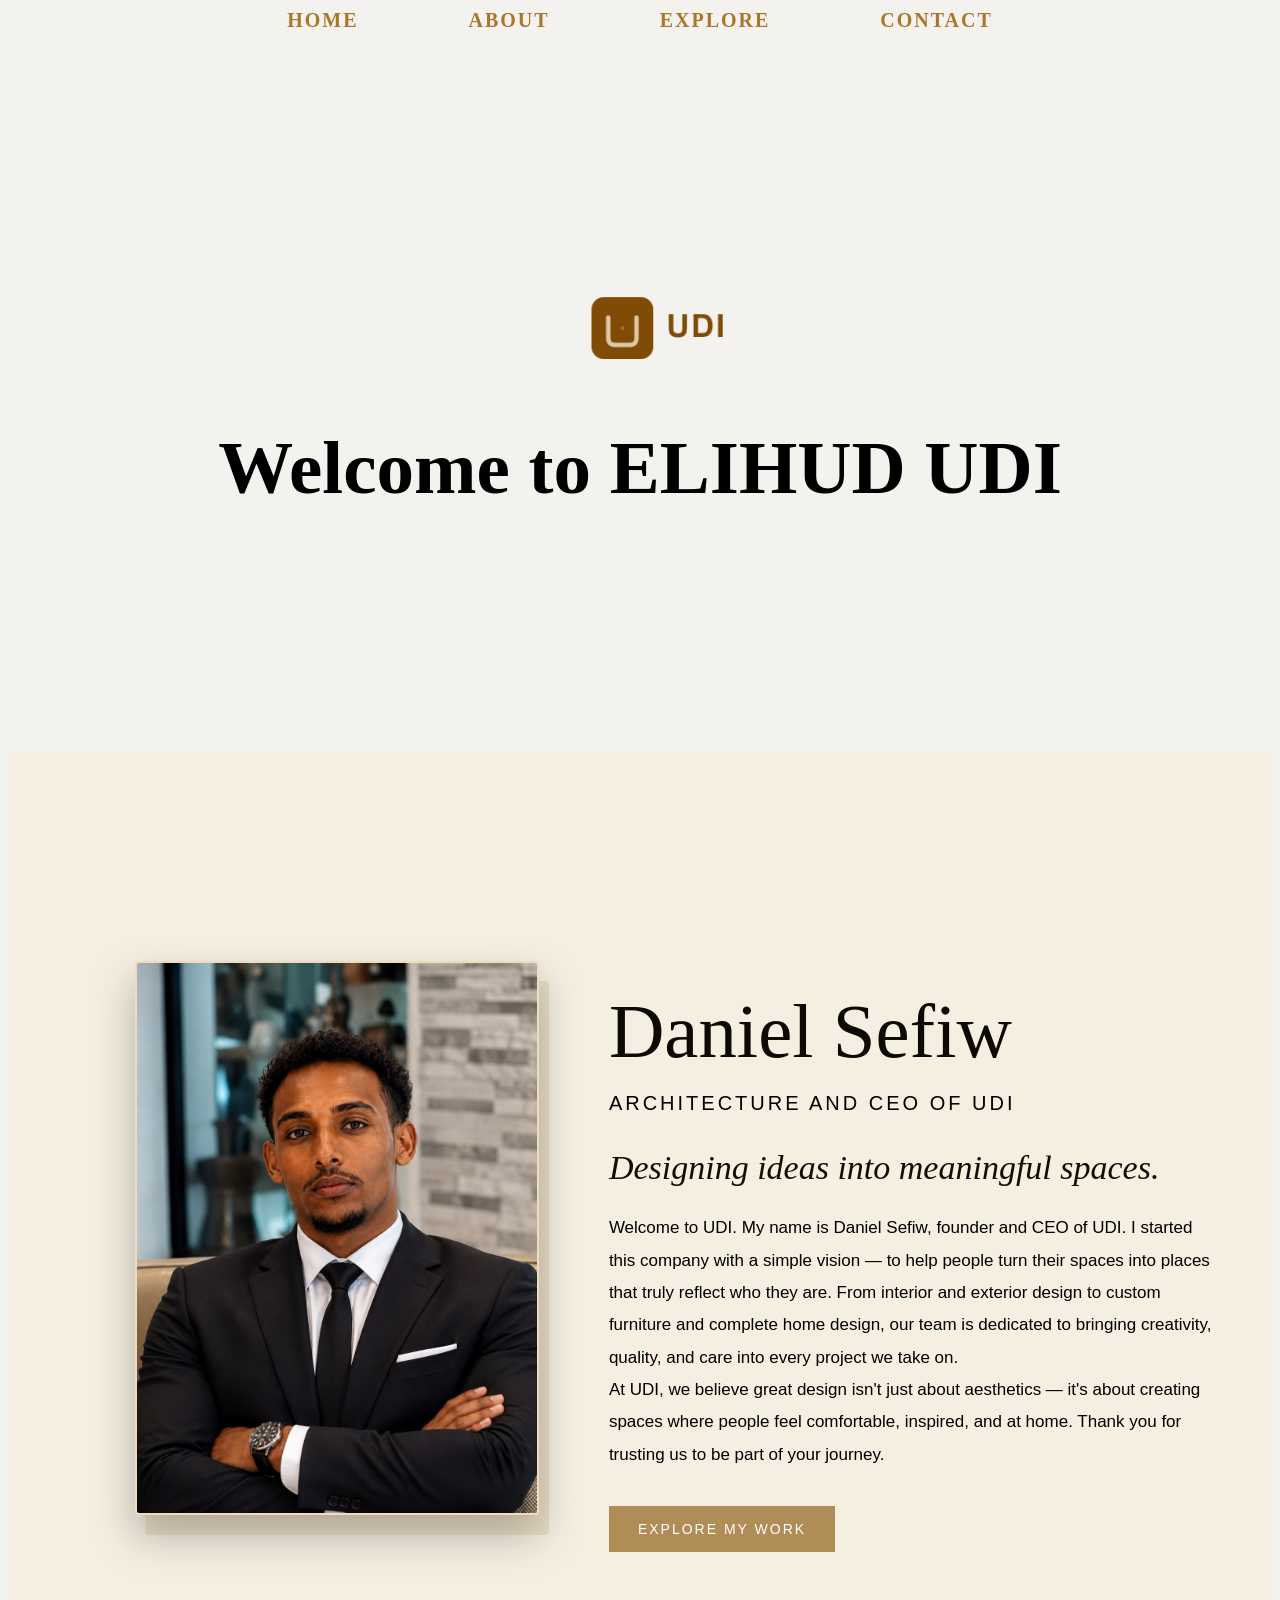
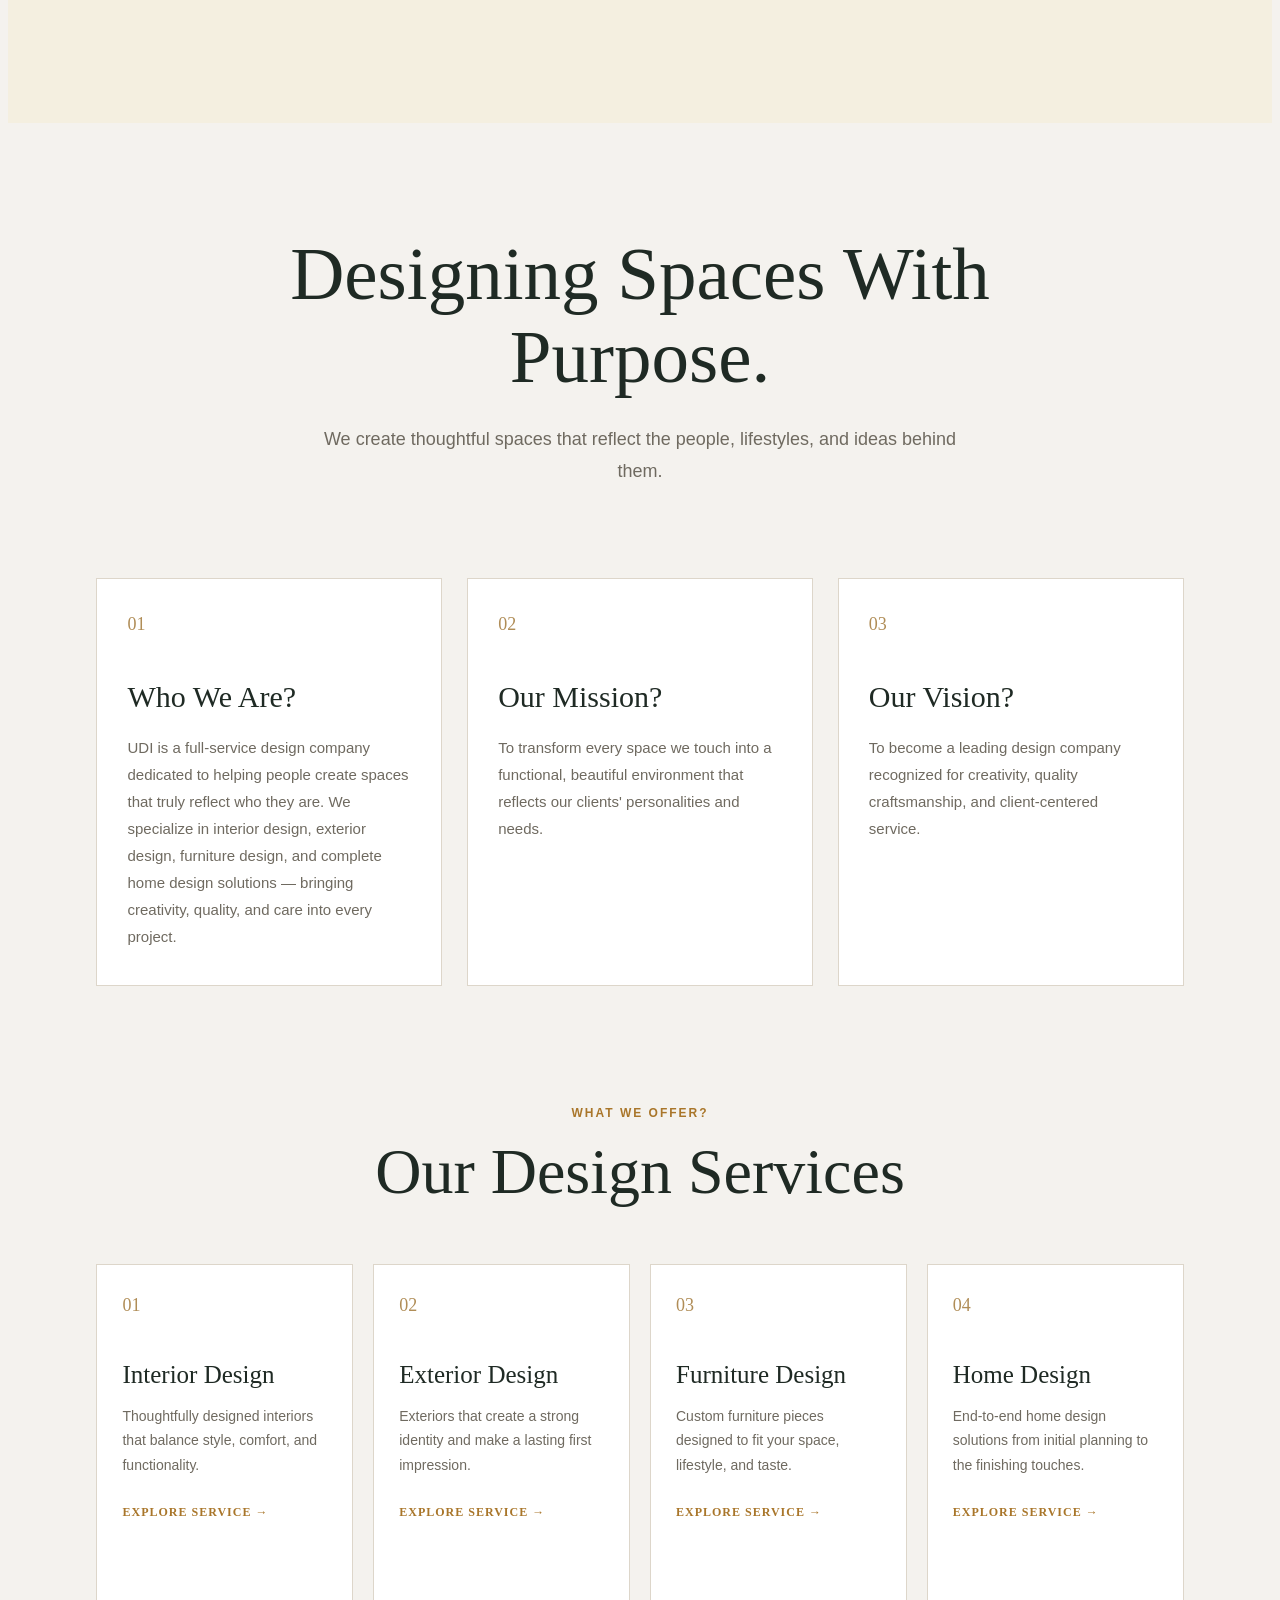
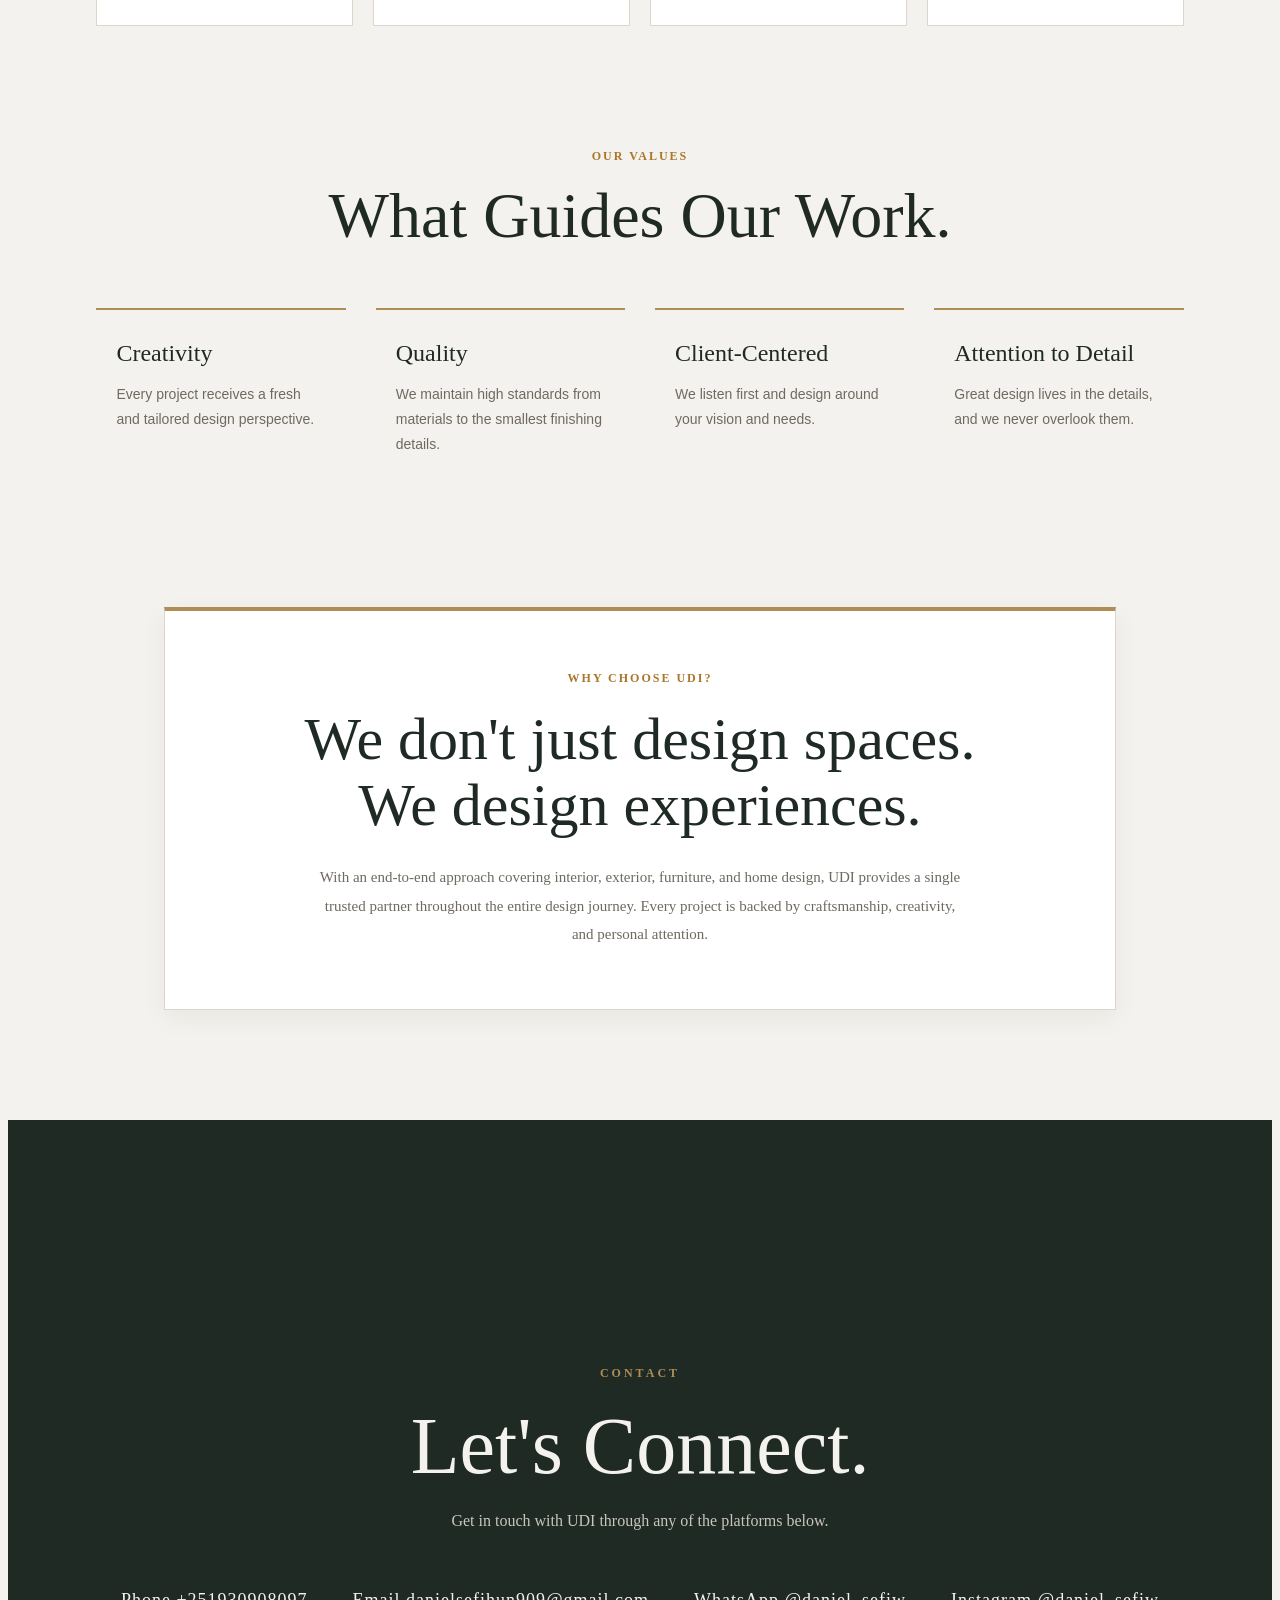
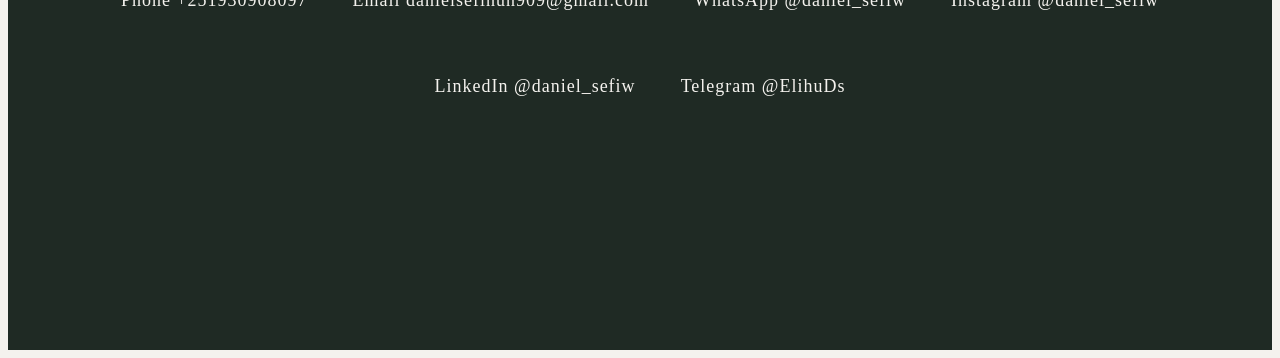
<file: index.html>
<!DOCTYPE html>
<html lang="en">

<head>

<meta charset="UTF-8">
<meta name="viewport" content="width=device-width, initial-scale=1.0">

<title>ELIHUD UDI | Architectural Intelligence</title>

<link rel="stylesheet" href="css/style.css">

</head>

<div class="botton">

    <button id="homeBtn">Home</button>
    
    <button id="aboutBtn">About</button>
    <a href="experience.html">
                <button id="projectsBtn">Explore</button>
            </a>
    <button id="contactBtn">Contact</button>

</div>
   
    <div id="greet">
    <img id="logo" src="images/udi_logo_v2.png" alt="">
    <h1 id="welcome">Welcome to ELIHUD UDI</h1>
    </div> 
  <section id="home">

    <div class="dani">
        <img src="images/dan.jpg" alt="Daniel Sefiw">
    </div>

    <div class="home-content">

        <h1>Daniel Sefiw</h1>

        <h2>Architecture and CEO of UDI</h2>

        <h3>Designing ideas into meaningful spaces.</h3>

        <p>
            Welcome to UDI. My name is Daniel Sefiw, founder and CEO of UDI. I started this company with a simple vision — 
            to help people turn their spaces into places that truly reflect who they are. From interior and exterior design to
             custom furniture and complete home design, our team is dedicated to bringing creativity, quality, and care into 
             every project we take on. <br>
            At UDI, we believe great design isn't just about aesthetics — it's about creating spaces where people feel comfortable,
             inspired, and at home. Thank you for trusting us to be part of your journey.
        </p>

        <div class="home-buttons">
            <a href="experience.html">
                <button id="projectsBtn">Explore My Work</button>
            </a>
        </div>

    </div>

</section>
<section id="about">

    <!-- =========================================
         ABOUT HEADER
    ========================================== -->

    <div class="about-header">

        <h1>Designing Spaces With Purpose.</h1>

        <p class="about-intro">
            We create thoughtful spaces that reflect the people,
            lifestyles, and ideas behind them.
        </p>

    </div>


    <!-- =========================================
         ABOUT INFORMATION
    ========================================== -->

    <div class="about-info">

        <!-- WHO WE ARE -->

        <div class="about-card">

            <span class="card-number">01</span>

            <h2>Who We Are?</h2>

            <p>
                UDI is a full-service design company dedicated to
                helping people create spaces that truly reflect
                who they are.

                We specialize in interior design, exterior design,
                furniture design, and complete home design solutions —
                bringing creativity, quality, and care into every project.
            </p>

        </div>


        <!-- OUR MISSION -->

        <div class="about-card">

            <span class="card-number">02</span>

            <h2>Our Mission?</h2>

            <p>
                To transform every space we touch into a functional,
                beautiful environment that reflects our clients'
                personalities and needs.
            </p>

        </div>


        <!-- OUR VISION -->

        <div class="about-card">

            <span class="card-number">03</span>

            <h2>Our Vision?</h2>

            <p>
                To become a leading design company recognized for
                creativity, quality craftsmanship, and
                client-centered service.
            </p>

        </div>

    </div>


    <!-- =========================================
         WHAT WE OFFER
    ========================================== -->

    <div class="about-services">

        <div class="services-heading">

            <span>WHAT WE OFFER?</span>

            <h2>Our Design Services</h2>

        </div>


        <div class="service-grid">

            <!-- INTERIOR -->

            <div class="service-card">

                <span class="service-number">01</span>

                <h3>Interior Design</h3>

                <p>
                    Thoughtfully designed interiors that balance
                    style, comfort, and functionality.
                </p>

                <a href="experience.html#interior">
                    Explore Service →
                </a>

            </div>


            <!-- EXTERIOR -->

            <div class="service-card">

                <span class="service-number">02</span>

                <h3>Exterior Design</h3>

                <p>
                    Exteriors that create a strong identity and
                    make a lasting first impression.
                </p>

                <a href="experience.html#exterior">
                    Explore Service →
                </a>

            </div>


            <!-- FURNITURE -->

            <div class="service-card">

                <span class="service-number">03</span>

                <h3>Furniture Design</h3>

                <p>
                    Custom furniture pieces designed to fit
                    your space, lifestyle, and taste.
                </p>

                <a href="experience.html#furniture">
                    Explore Service →
                </a>

            </div>


            <!-- HOME -->

            <div class="service-card">

                <span class="service-number">04</span>

                <h3>Home Design</h3>

                <p>
                    End-to-end home design solutions from
                    initial planning to the finishing touches.
                </p>

                <a href="experience.html#home-design">
                    Explore Service →
                </a>

            </div>

        </div>

    </div>


    <!-- =========================================
         OUR VALUES
    ========================================== -->

    <div class="about-values">

        <div class="values-heading">

            <span>OUR VALUES</span>

            <h2>What Guides Our Work.</h2>

        </div>


        <div class="values-grid">

            <div class="value">

                <h3>Creativity</h3>

                <p>
                    Every project receives a fresh and
                    tailored design perspective.
                </p>

            </div>


            <div class="value">

                <h3>Quality</h3>

                <p>
                    We maintain high standards from materials
                    to the smallest finishing details.
                </p>

            </div>


            <div class="value">

                <h3>Client-Centered</h3>

                <p>
                    We listen first and design around
                    your vision and needs.
                </p>

            </div>


            <div class="value">

                <h3>Attention to Detail</h3>

                <p>
                    Great design lives in the details,
                    and we never overlook them.
                </p>

            </div>

        </div>

    </div>


    <!-- =========================================
         WHY CHOOSE UDI
    ========================================== -->

    <div class="why-udi">

        <span>WHY CHOOSE UDI?</span>

        <h2>
            We don't just design spaces.
            <br>
            We design experiences.
        </h2>

        <p>
            With an end-to-end approach covering interior,
            exterior, furniture, and home design, UDI provides
            a single trusted partner throughout the entire
            design journey.

            Every project is backed by craftsmanship,
            creativity, and personal attention.
        </p>

    </div>

</section>

<!-- =========================================
     CONTACT SECTION
========================================= -->
<section id="contact">

    <div class="contact-header">
        <span>CONTACT</span>

        <h1>Let's Connect.</h1>

        <p>
            Get in touch with UDI through any of the platforms below.
        </p>
    </div>

    <div class="contact-links">

        <a href="tel:+251900000000">
            Phone +251930908097
        </a>

        <a href="mailto:info@udi.com">
            Email danielsefihun909@gmail.com
        </a>

        <a href="https://wa.me/251900000000" target="_blank">
            WhatsApp @daniel_sefiw
        </a>

        <a href="https://instagram.com/yourusername" target="_blank">
            Instagram @daniel_sefiw
        </a>

        <a href="https://linkedin.com/in/yourusername" target="_blank">
            LinkedIn @daniel_sefiw
        </a>

        <a href="https://t.me/yourusername" target="_blank">
            Telegram @ElihuDs
        </a>

    </div>

</section>
<script src="script.js"></script>
</body>
</html>
</file>
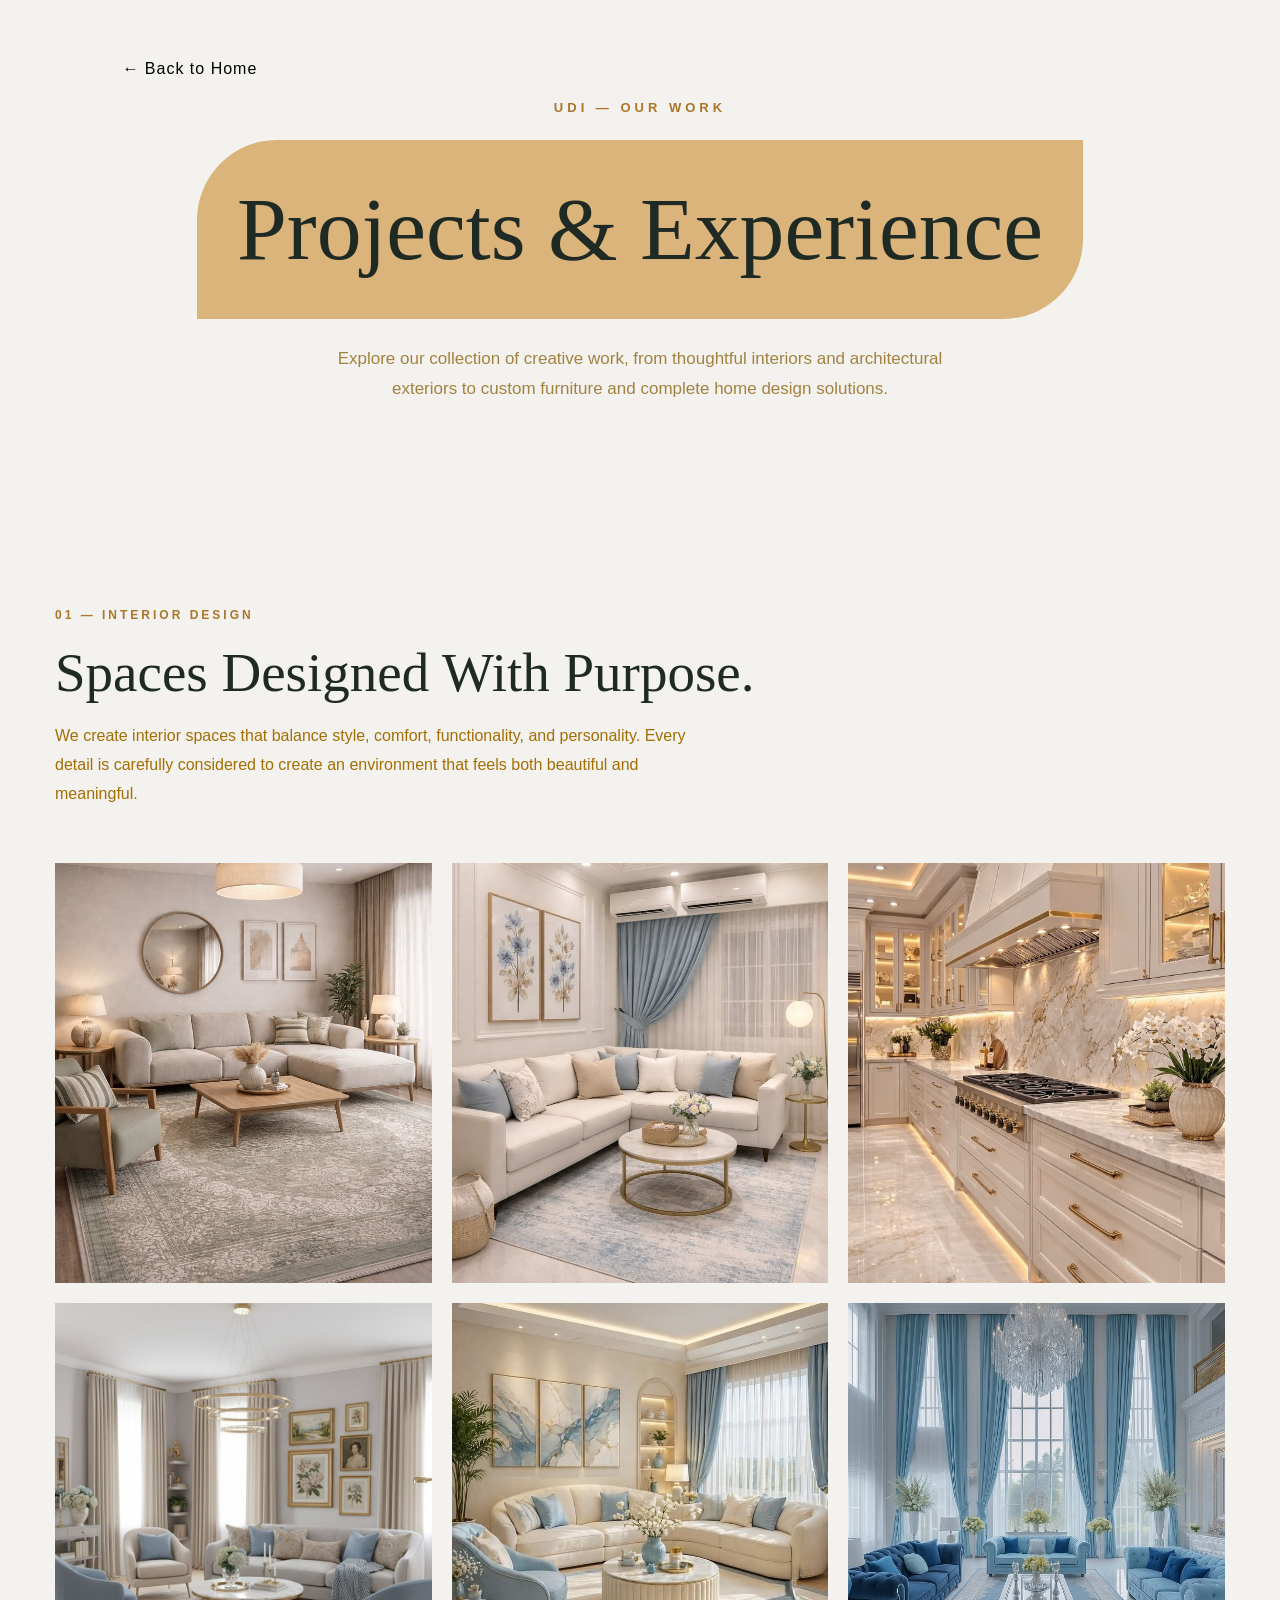
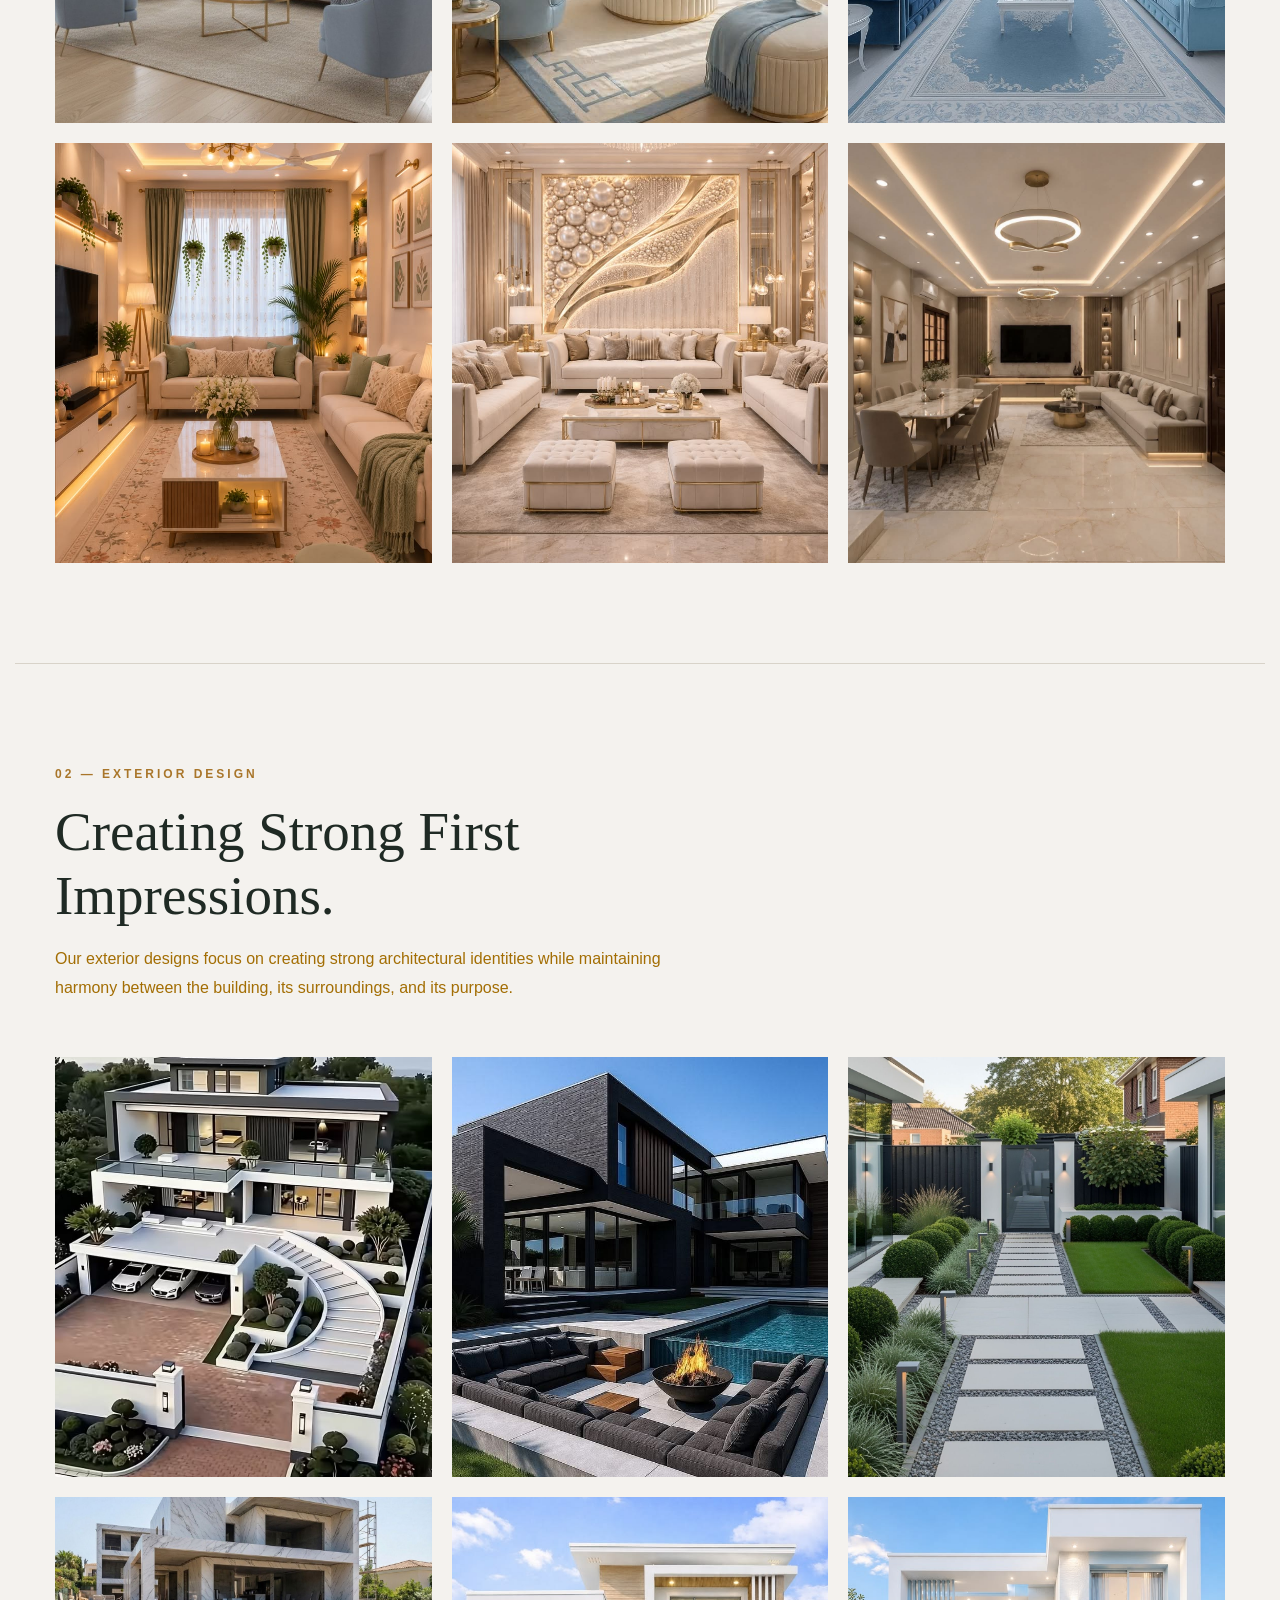
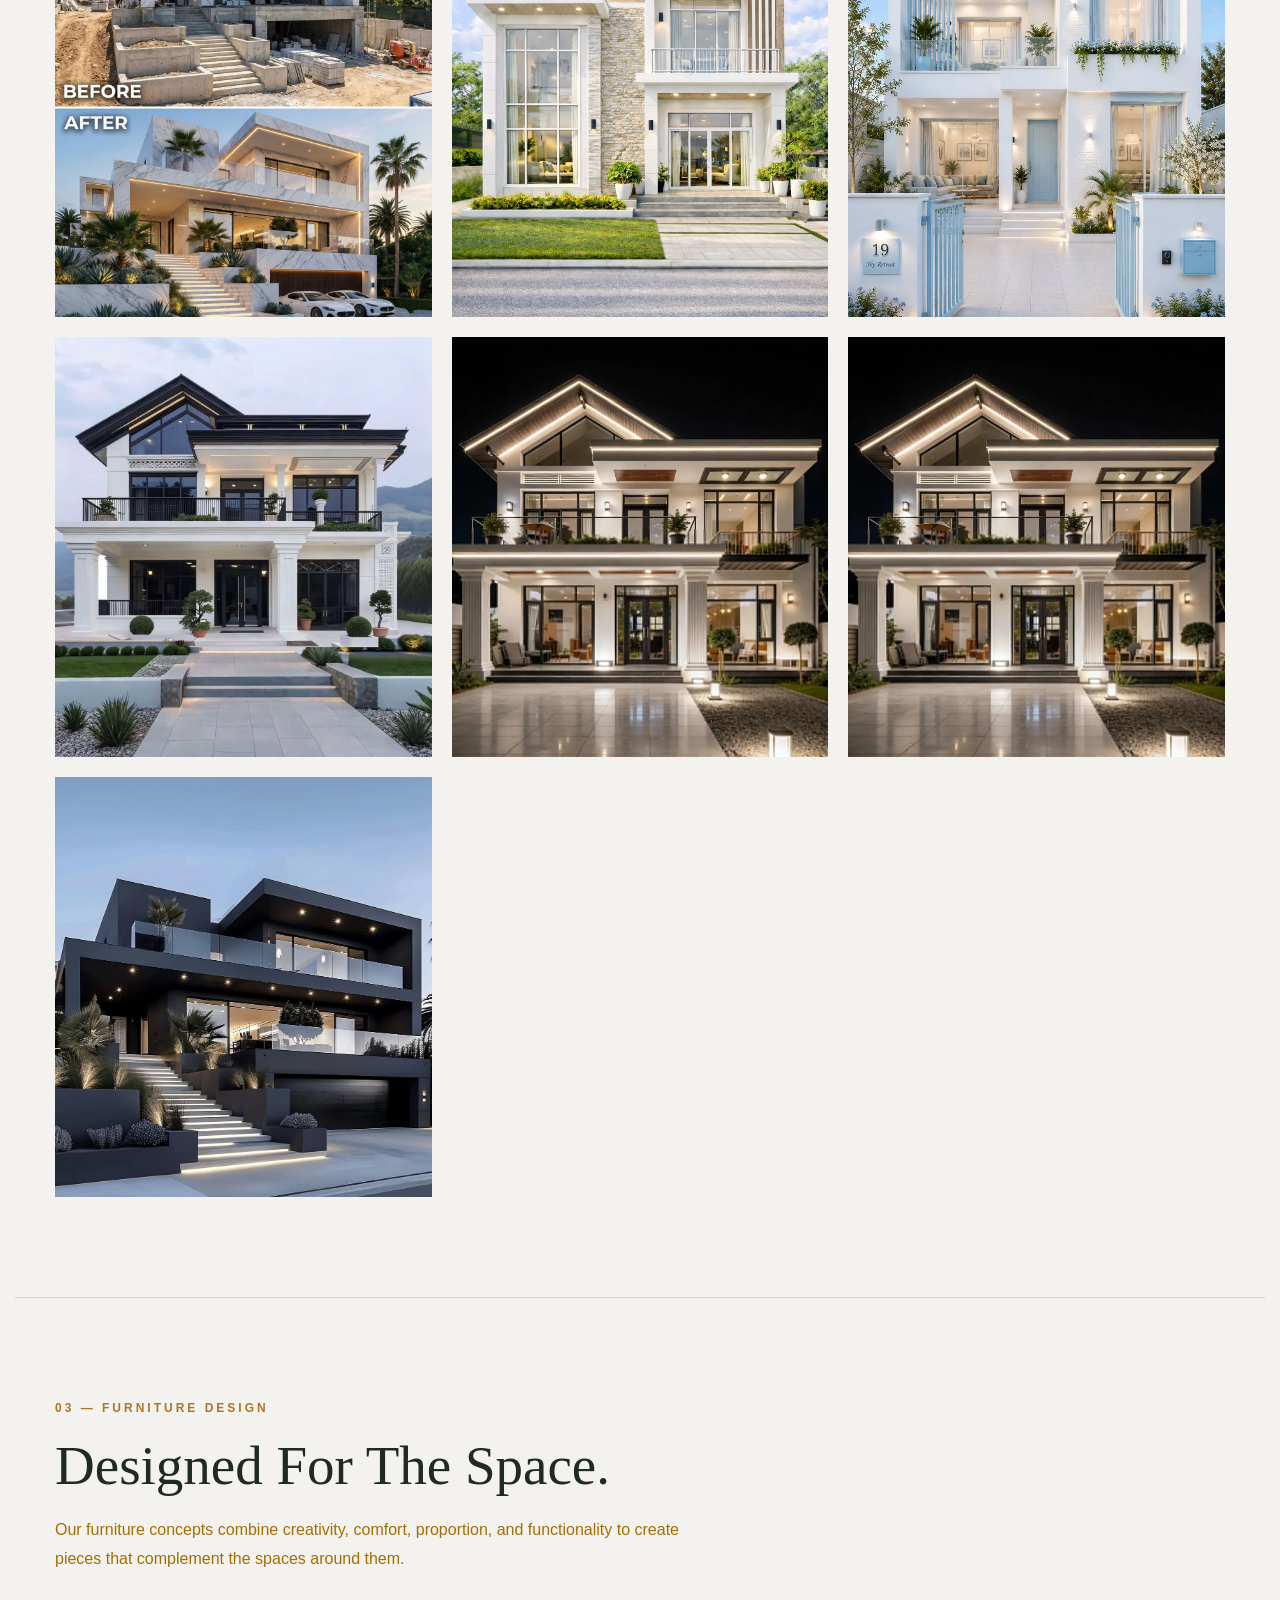
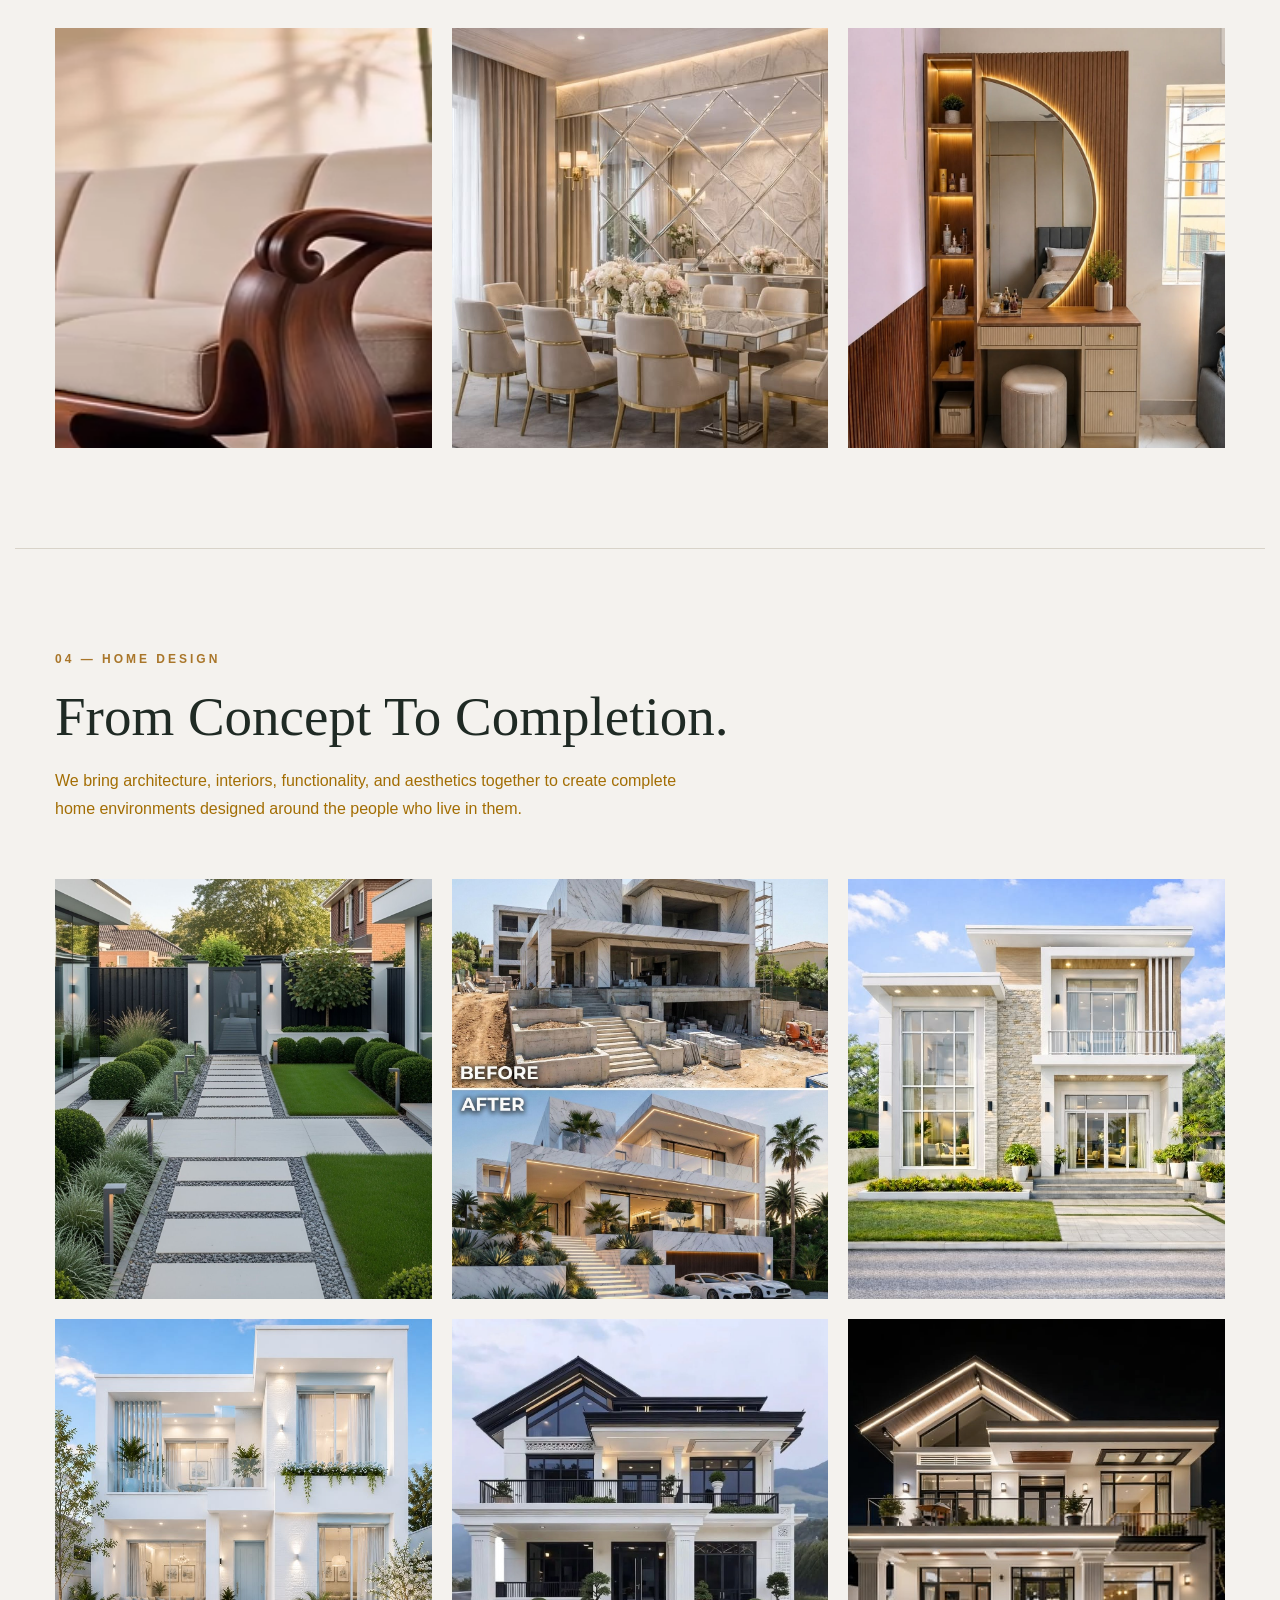
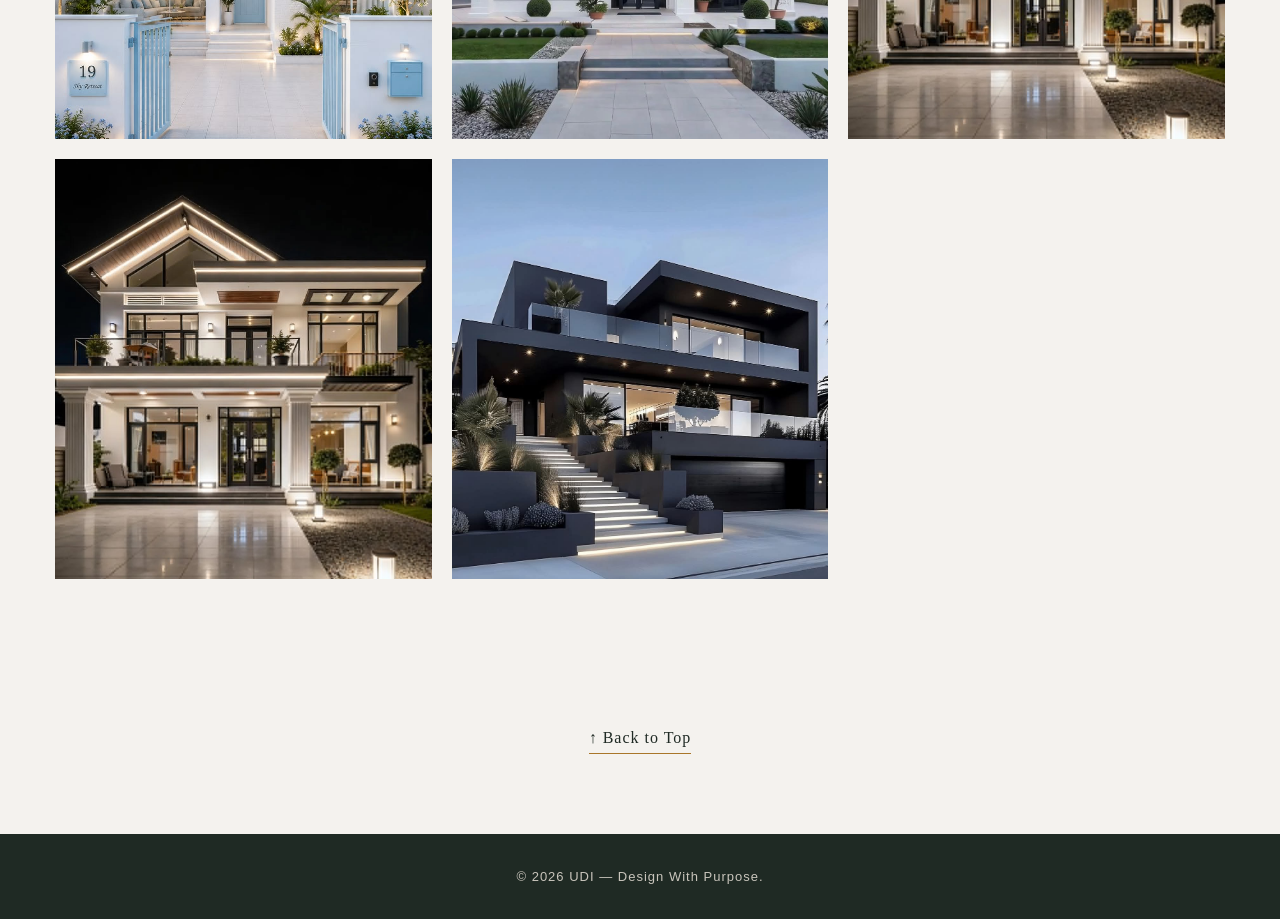
<file: experience.html>
<!DOCTYPE html>
<html lang="en">

<head>

    <meta charset="UTF-8">

    <meta
        name="viewport"
        content="width=device-width, initial-scale=1.0"
    >

    <title>UDI | Our Work</title>

    <link rel="stylesheet" href="css/experience.css">

</head>


<body id="top">


    <!-- =====================================
         PAGE HEADER
    ====================================== -->

    <header class="experience-header">

        <a href="index.html" class="back-home">
        
            ← Back to Home
            
        </a>

        <span>UDI — OUR WORK</span>

        <h1>Projects & Experience</h1>

        <p>
            Explore our collection of creative work,
            from thoughtful interiors and architectural
            exteriors to custom furniture and complete
            home design solutions.
        </p>

    </header>



    <!-- =====================================
         INTERIOR DESIGN
    ====================================== -->

    <section id="interior" class="work-section">

        <div class="work-heading">

            <span>01 — INTERIOR DESIGN</span>

            <h2>Spaces Designed With Purpose.</h2>

            <p>
                We create interior spaces that balance
                style, comfort, functionality, and
                personality. Every detail is carefully
                considered to create an environment that
                feels both beautiful and meaningful.
            </p>

        </div>


        <div class="work-gallery">

            <img src="images/interior1.png"
                 alt="Interior Design Project">

            <img src="images/interior3.png"
                 alt="Interior Design Project">

            <img src="images/interior7.png"
                 alt="Interior Design Project">

            <img src="images/interiror2.png"
                 alt="Interior Design Project">

            <img src="images/interiror4.png"
                 alt="Interior Design Project">

            <img src="images/interiror5.png"
                 alt="Interior Design Project">

            <img src="images/interiror6.png"
                 alt="Interior Design Project">

            <img src="images/interiror7.png"
                 alt="Interior Design Project">

            <img src="images/interiror8.png"
                 alt="Interior Design Project">

        </div>

    </section>



    <!-- =====================================
         EXTERIOR DESIGN
    ====================================== -->

    <section id="exterior" class="work-section">

        <div class="work-heading">

            <span>02 — EXTERIOR DESIGN</span>

            <h2>Creating Strong First Impressions.</h2>

            <p>
                Our exterior designs focus on creating
                strong architectural identities while
                maintaining harmony between the building,
                its surroundings, and its purpose.
            </p>

        </div>


        <div class="work-gallery">

            <img src="images/exterior3.png"
                 alt="Exterior Design Project">

            <img src="images/exterior11.png"
                 alt="Exterior Design Project">

            <img src="images/exteriror2.png"
                 alt="Exterior Design Project">

            <img src="images/exteriror4.png"
                 alt="Exterior Design Project">

            <img src="images/exteriror5.png"
                 alt="Exterior Design Project">

            <img src="images/exteriror6.png"
                 alt="Exterior Design Project">

            <img src="images/exteriror7.png"
                 alt="Exterior Design Project">

            <img src="images/exteriror8.png"
                 alt="Exterior Design Project">

            <img src="images/exteriror9.png"
                 alt="Exterior Design Project">

            <img src="images/exteriror10.png"
                 alt="Exterior Design Project">

        </div>

    </section>



    <!-- =====================================
         FURNITURE DESIGN
    ====================================== -->

    <section id="furniture" class="work-section">

        <div class="work-heading">

            <span>03 — FURNITURE DESIGN</span>

            <h2>Designed For The Space.</h2>

            <p>
                Our furniture concepts combine creativity,
                comfort, proportion, and functionality to
                create pieces that complement the spaces
                around them.
            </p>

        </div>


        <div class="work-gallery">

            <img src="images/furniture1.png"
                 alt="Furniture Design Project">

            <img src="images/8.png"
                 alt="Furniture Design Project">

            <img src="images/furniture3.png"
                 alt="Furniture Design Project">

        </div>

    </section>



    <!-- =====================================
         HOME DESIGN
    ====================================== -->

    <section id="home-design" class="work-section">

        <div class="work-heading">

            <span>04 — HOME DESIGN</span>

            <h2>From Concept To Completion.</h2>

            <p>
                We bring architecture, interiors,
                functionality, and aesthetics together
                to create complete home environments
                designed around the people who live in them.
            </p>

        </div>


        <div class="work-gallery">

            <img src="images/exteriror2.png"
                 alt="Home Design Project">

            <img src="images/exteriror4.png"
                 alt="Home Design Project">

            <img src="images/exteriror5.png"
                 alt="Home Design Project">

            <img src="images/exteriror6.png"
                 alt="Home Design Project">

            <img src="images/exteriror7.png"
                 alt="Home Design Project">

            <img src="images/exteriror8.png"
                 alt="Home Design Project">

            <img src="images/exteriror9.png"
                 alt="Home Design Project">

            <img src="images/exteriror10.png"
                 alt="Home Design Project">

        </div>

    </section>



    <!-- =====================================
         BACK TO TOP
    ====================================== -->

    <div class="back-top">

        <a href="#top">
            ↑ Back to Top
        </a>

    </div>



    <!-- =====================================
         FOOTER
    ====================================== -->

    <footer>

        <p>
            © 2026 UDI — Design With Purpose.
        </p>

    </footer>


</body>

</html>
</file>
<file: css/style.css>
body {
    /* background-image: url(assets/dark.png);
    background-repeat: no-repeat;
    background-size: cover;
    background-position: center;
    min-height: 100vh; */
    background-color: #f4f2ee;
}
/* ================================
   NAVIGATION
================================ */
html {
    scroll-behavior: smooth;
}
.botton {
    display: flex;
    justify-content: center;
    align-items: center;
    gap: 100px;
    /* backdrop-filter: blur(12px); */

    position: sticky;

    z-index: 1000;
}


/* ================================
   BUTTONS
================================ */

.botton button {
    position: relative;

    background: transparent;
    border: none;

    padding: 1px 5px;

    color: #a9762a;

    font-family: Georgia, serif;
    font-size: 20px;
    font-weight: 600;

    text-transform: uppercase;
    letter-spacing: 2px;

    cursor: pointer;
    /* border: 1px solid rgb(210, 185, 142); */
    border-radius: 1px;
    /* box-shadow: 0px 0px 1px 1px; */
    transition: all 0.3s ease;
}


/* ================================
   HOVER TEXT
================================ */

.botton button:hover {
    color: #804b05;

    transform: translateY(-3px);
}


/* ================================
   UNDERLINE EFFECT
================================ */

.botton button::after {
    content: "";

    position: absolute;

    left: 50%;
    bottom: 0;
    width: 0;
    height: 2px;

    background: #dec6a6;

    transform: translateX(-50%);

    transition: width 0.35s ease;
}


.botton button:hover::after {
    width: 100%;
}

#greet {
    min-height: 80vh;

    display: flex;
    flex-direction: column;

    justify-content: center;
    align-items: center;

    text-align: center;

    gap: 25px;
}


/* Logo */

#logo {
    width: 300px;
    height: auto;

    display: block;

    object-fit: contain;

    margin-bottom: 10px;

    transition: transform 0.4s ease;
}


/* Logo hover */

#logo:hover {
    transform: scale(1.1);
}


/* Welcome text */

#welcome {
    margin: 0;

    font-size: clamp(40px, 6vw, 75px);

    text-align: center;
}

/* ========================================
   WELCOME ANIMATION
======================================== */
@keyframes floating {

    0% {
        transform: translateY(0);
    }

    50% {
        transform: translateY(-15px);
    }

    100% {
        transform: translateY(0);
    }
}

#home {
    min-height: 90vh;
    display: grid;
    grid-template-columns: 40% 60%;
    align-items: center;
    padding: 80px 10%;
    gap: 70px;
    background-color: #f4efe0;
}


/* IMAGE */

.dani {
    display: flex;
    justify-content: center;
}

.dani img {
    width: 100%;
    max-width: 400px;
    height: 550px;
    object-fit: cover;
    border: 2px solid #efdbbd;
    border-radius: 4px;
    box-shadow:
        10px 20px 0 rgba(176, 141, 87, 0.2),
        0 20px 40px rgba(53, 52, 52, 0.35);

    transition: 0.4s ease;
}

.dani img:hover {
    transform: translateY(-6px);

    box-shadow:
        25px 25px 0 rgba(176, 141, 87, 0.3),
        0 25px 50px rgba(0, 0, 0, 0.4);
}


/* CONTENT */

.home-content {
    max-width: 700px;
}

.home-content h1 {
    margin-bottom: 15px;

    font-family: Georgia, serif;

    font-size: clamp(50px, 6vw, 80px);

    font-weight: 500;

    color: #0d0905;
}

.home-content h2 {
    margin-bottom: 25px;
    font-family: Arial, sans-serif;
    font-size: 20px;
    font-weight: 400;

    letter-spacing: 3px;

    text-transform: uppercase;

    color: #000000;
}

.home-content h3 {
    margin-bottom: 25px;

    font-family: Georgia, serif;

    font-size: 34px;

    font-weight: 400;

    font-style: italic;

    color: #150d01;
}

.home-content p {
    margin-bottom: 35px;

    font-family: Arial, sans-serif;

    font-size: 17px;

    line-height: 1.9;

    color: #000000;
}


/* BUTTONS */

.home-buttons {
    display: flex;
    gap: 15px;
}

.home-buttons button {
    padding: 14px 28px;
    border: 1px solid #b08d57;
    background: #b08d57;
    color:white;
    font-size: 14px;
    letter-spacing: 2px;
    text-transform: uppercase;
    cursor: pointer;
    transition: 0.3s ease;
}

/* .home-buttons button:first-child {
    background: #b08d57;
    color: #1f2a24;
} */

.home-buttons button:hover {
    background: #b08d57;
    color: #1f2a24;

    transform: translateY(-4px);
}


/* =====================================================
   ABOUT SECTION
===================================================== */

#about {

    background-color: #f4f2ee;

    color: #242424;

    padding: 110px 7%;

}


/* =====================================================
   ABOUT HEADER
===================================================== */

.about-header {

    max-width: 850px;

    margin: 0 auto 90px;

    text-align: center;

}


.about-header h1 {

    margin: 0 0 25px;

    font-family: Georgia, serif;

    font-size: clamp(45px, 6vw, 75px);

    font-weight: 400;

    line-height: 1.1;

    color: #1f2a24;

}


.about-intro {

    max-width: 650px;

    margin: auto;

    font-family: Arial, sans-serif;

    font-size: 18px;

    line-height: 1.8;

    color: #6f6a60;

}


/* =====================================================
   ABOUT INFORMATION CARDS
===================================================== */

.about-info {

    display: grid;

    grid-template-columns: repeat(3, 1fr);

    gap: 25px;

    max-width: 1200px;

    margin: 0 auto 120px;

}


/* =====================================================
   ABOUT CARDS
===================================================== */

.about-card {

    min-height: 320px;

    padding: 35px 30px;

    background-color: #ffffff;

    border: 1px solid #ddd6ca;

    position: relative;

    transition:
        transform 0.35s ease,
        background-color 0.35s ease,
        box-shadow 0.35s ease;

}


/* =====================================================
   ABOUT CARD HOVER
===================================================== */

.about-card:hover {

    transform: translateY(-8px);

    background-color: #1f2a24;

    box-shadow:
        0 18px 40px rgba(0, 0, 0, 0.12);

}


/* =====================================================
   CARD NUMBER
===================================================== */

.card-number {

    display: block;

    margin-bottom: 45px;

    color: #b08d57;

    font-family: Georgia, serif;

    font-size: 18px;

}


/* =====================================================
   CARD TITLE
===================================================== */

.about-card h2 {

    margin: 0 0 20px;

    font-family: Georgia, serif;

    font-size: 30px;

    font-weight: 400;

    color: #1f2a24;

    transition: color 0.3s ease;

}


.about-card:hover h2 {

    color: #f4f2ee;

}


/* =====================================================
   CARD DESCRIPTION
===================================================== */

.about-card p {

    margin: 0;

    font-family: Arial, sans-serif;

    font-size: 15px;

    line-height: 1.8;

    color: #6f6a60;

    transition: color 0.3s ease;

}


.about-card:hover p {

    color: #d8d5ce;

}


/* =====================================================
   SERVICES
===================================================== */

.about-services {

    max-width: 1200px;

    margin: 0 auto 120px;

}


.services-heading {

    text-align: center;

    margin-bottom: 55px;

}


.services-heading span {

    display: block;

    margin-bottom: 15px;

    color: #a9762a;

    font-family: Arial, sans-serif;

    font-size: 12px;

    font-weight: 700;

    letter-spacing: 2px;

}


.services-heading h2 {

    margin: 0;

    font-family: Georgia, serif;

    font-size: clamp(40px, 5vw, 65px);

    font-weight: 400;

    color: #1f2a24;

}


/* =====================================================
   SERVICE GRID
===================================================== */

.service-grid {

    display: grid;

    grid-template-columns: repeat(4, 1fr);

    gap: 20px;

}


/* =====================================================
   SERVICE CARD
===================================================== */

.service-card {

    min-height: 300px;

    padding: 30px 25px;

    background-color: #ffffff;

    border: 1px solid #ddd6ca;

    transition:
        transform 0.35s ease,
        background-color 0.35s ease,
        box-shadow 0.35s ease;

}


.service-card:hover {

    transform: translateY(-8px);

    background-color: #1f2a24;

    box-shadow:
        0 18px 35px rgba(0, 0, 0, 0.12);

}


/* =====================================================
   SERVICE NUMBER
===================================================== */

.service-number {

    display: block;

    margin-bottom: 45px;

    color: #b08d57;

    font-family: Georgia, serif;

    font-size: 18px;

}


/* =====================================================
   SERVICE TITLE
===================================================== */

.service-card h3 {

    margin: 0 0 15px;

    font-family: Georgia, serif;

    font-size: 25px;

    font-weight: 400;

    color: #1f2a24;

    transition: color 0.3s ease;

}


.service-card:hover h3 {

    color: #f4f2ee;

}


/* =====================================================
   SERVICE DESCRIPTION
===================================================== */

.service-card p {

    margin: 0 0 25px;

    font-family: Arial, sans-serif;

    font-size: 14px;

    line-height: 1.75;

    color: #6f6a60;

    transition: color 0.3s ease;

}


.service-card:hover p {

    color: #d8d5ce;

}


/* =====================================================
   SERVICE LINK
===================================================== */

.service-card a {

    color: #a9762a;

    text-decoration: none;

    font-size: 12px;

    font-weight: 700;

    letter-spacing: 1px;

    text-transform: uppercase;

}


/* =====================================================
   VALUES
===================================================== */

.about-values {

    max-width: 1200px;

    margin: 0 auto 120px;

}


.values-heading {

    text-align: center;

    margin-bottom: 55px;

}


.values-heading span {

    color: #a9762a;

    font-size: 12px;

    font-weight: 700;

    letter-spacing: 2px;

}


.values-heading h2 {

    margin-top: 15px;

    font-family: Georgia, serif;

    font-size: clamp(40px, 5vw, 65px);

    font-weight: 400;

    color: #1f2a24;

}


/* =====================================================
   VALUES GRID
===================================================== */

.values-grid {

    display: grid;

    grid-template-columns: repeat(4, 1fr);

    gap: 30px;

}


.value {

    padding: 30px 20px;

    border-top: 2px solid #b08d57;

    transition: transform 0.3s ease;

}


.value:hover {

    transform: translateY(-5px);

}


.value h3 {

    margin: 0 0 15px;

    font-family: Georgia, serif;

    font-size: 24px;

    font-weight: 400;

    color: #1f2a24;

}


.value p {

    margin: 0;

    font-family: Arial, sans-serif;

    font-size: 14px;

    line-height: 1.8;

    color: #6f6a60;

}


/* =====================================================
   WHY CHOOSE UDI
===================================================== */

.why-udi {

    max-width: 850px;

    margin: 0 auto;

    padding: 60px 50px;

    text-align: center;

    background-color: #ffffff;

    border: 1px solid #ddd6ca;

    border-top: 4px solid #b08d57;

    box-shadow:
        0 8px 25px rgba(0, 0, 0, 0.05);

    transition: 0.35s ease;

}


.why-udi:hover {

    transform: translateY(-6px);

    box-shadow:
        0 18px 40px rgba(0, 0, 0, 0.08);

}


.why-udi span {

    display: block;

    margin-bottom: 20px;

    color: #a9762a;

    font-size: 12px;

    font-weight: 700;

    letter-spacing: 2px;

}


.why-udi h2 {

    margin: 0 0 25px;

    font-family: Georgia, serif;

    font-size: clamp(38px, 5vw, 60px);

    font-weight: 400;

    line-height: 1.1;

    color: #1f2a24;

}


.why-udi p {

    max-width: 650px;

    margin: auto;

    font-size: 15px;

    line-height: 1.9;

    color: #6f6a60;

}


/* =====================================================
   TABLET
===================================================== */

@media (max-width: 1000px) {

    #about {

        padding: 90px 5%;

    }


    /* 3 cards → 2 cards */

    .about-info {

        grid-template-columns: repeat(2, 1fr);

    }


    /* 4 services → 2 */

    .service-grid {

        grid-template-columns: repeat(2, 1fr);

    }


    /* 4 values → 2 */

    .values-grid {

        grid-template-columns: repeat(2, 1fr);

    }

}


/* =====================================================
   MOBILE
===================================================== */

@media (max-width: 650px) {

    #about {

        padding: 70px 25px;

    }


    .about-header {

        margin-bottom: 60px;

    }


    .about-header h1 {

        font-size: 45px;

    }


    .about-intro {

        font-size: 16px;

    }


    /* About cards */

    .about-info {

        grid-template-columns: 1fr;

        gap: 18px;

        margin-bottom: 80px;

    }


    .about-card {

        min-height: auto;

        padding: 30px;

    }


    /* Services */

    .service-grid {

        grid-template-columns: 1fr;

        gap: 18px;

    }


    .service-card {

        min-height: auto;

    }


    /* Values */

    .values-grid {

        grid-template-columns: 1fr;

        gap: 20px;

    }


    /* Why UDI */

    .why-udi {

        padding: 45px 25px;

    }


    .why-udi h2 {

        font-size: 38px;

    }

}
/* =========================================
   CONTACT
========================================= */

#contact {

    min-height: 70vh;

    padding: 100px 8%;

    background-color: #1f2a24;

    color: #f4f2ee;

    display: flex;

    flex-direction: column;

    justify-content: center;

    align-items: center;

    text-align: center;

}


/* =========================================
   HEADER
========================================= */

.contact-header span {

    color: #b08d57;

    font-size: 12px;

    font-weight: bold;

    letter-spacing: 3px;

}


.contact-header h1 {

    margin: 20px 0;

    font-family: Georgia, serif;

    font-size: clamp(50px, 7vw, 80px);

    font-weight: 400;

}


.contact-header p {

    margin-bottom: 50px;

    color: #c9c6bd;

    font-size: 16px;

}


/* =========================================
   CONTACT LINKS
========================================= */

.contact-links {

    display: flex;

    justify-content: center;

    align-items: center;

    gap: 45px;

    flex-wrap: wrap;

}


/* =========================================
   LINKS
========================================= */

.contact-links a {

    position: relative;

    padding: 10px 0;

    color: #f4f2ee;

    text-decoration: none;

    font-family: Georgia, serif;

    font-size: 18px;

    letter-spacing: 1px;

    transition: color 0.3s ease;

}


/* =========================================
   HOVER
========================================= */

.contact-links a:hover {

    color: #b08d57;

}


/* =========================================
   UNDERLINE
========================================= */

.contact-links a::after {

    content: "";

    position: absolute;

    left: 50%;

    bottom: 0;

    width: 0;

    height: 1px;

    background-color: #b08d57;

    transform: translateX(-50%);

    transition: width 0.3s ease;

}


.contact-links a:hover::after {

    width: 100%;

}


/* =========================================
   MOBILE
========================================= */

@media (max-width: 600px) {

    #contact {

        padding: 80px 25px;

    }


    .contact-links {

        flex-direction: column;

        gap: 25px;

    }

}

/* MOBILE */

@media (max-width: 800px) {

    #home {
        grid-template-columns: 1fr;

        text-align: center;

        padding: 60px 25px;

        gap: 45px;
    }

    .dani img {
        width: 80%;
        max-width: 350px;
        height: 450px;
    }

    .home-content {
        max-width: 100%;
    }

    .home-content h1 {
        font-size: 50px;
    }

    .home-content h3 {
        font-size: 25px;
    }

    .home-buttons {
        justify-content: center;
        flex-wrap: wrap;
    }
}

/* ========================================
   MOBILE
======================================== */

@media (max-width: 800px) {

    #home {
        grid-template-columns: 1fr;

        text-align: center;

        padding: 60px 25px;

        gap: 45px;
    }


    .dani img {
        width: 80%;

        max-width: 350px;

        height: 450px;
    }


    .home-content {
        max-width: 100%;
    }


    .home-content h1 {
        font-size: 50px;
    }


    .home-content h3 {
        font-size: 25px;
    }


    .home-content p {
        font-size: 15px;
    }


    .home-buttons {
        justify-content: center;

        flex-wrap: wrap;
    }
}

/* ========================================
   MOBILE
======================================== */

@media (max-width: 800px) {

    #home {
        grid-template-columns: 1fr;

        text-align: center;

        padding: 60px 25px;

        gap: 40px;
    }

    #home img {
        width: 80%;

        max-width: 350px;

        height: 450px;

        margin: 0 auto;
    }

    #home h3 {
        font-size: 25px;
    }

    #home p {
        margin-left: auto;
        margin-right: auto;
    }
}

/* ========================================
   MOBILE
======================================== */

@media (max-width: 700px) {

    #home {
        min-height: 90vh;

        padding: 60px 25px;
    }


    #home img {
        width: 140px;
        height: 140px;
    }


    #home p {
        font-size: 15px;

        line-height: 1.7;
    }


    #home h1:first-of-type {
        font-size: 45px;
    }


    #home h3 {
        font-size: 22px;
    }
}
@media (max-width: 700px) {

    .botton {
        gap: 18px;

        padding: 18px 15px;

        flex-wrap: wrap;
    }

    .botton button {
        font-size: 11px;
        letter-spacing: 1px;
    }
}
</file>
<file: css/experience.css>
/* =========================================
   GENERAL
========================================= */

* {
    margin: 0;
    padding: 0;
    box-sizing: border-box;
}

html {
    scroll-behavior: smooth;
}

body {
    background-color: #f4f2ee;
    color: #1f2a24;
    font-family: Arial, sans-serif;
}


/* =========================================
   PAGE HEADER
========================================= */

.experience-header {
    min-height: 7vh;

    display: flex;
    flex-direction: column;

    justify-content: center;
    align-items: center;

    text-align: center;

    padding: 100px 8%;
    position: relative;
}


/* Small gold label */

.experience-header span {
    color: #a9762a;

    font-size: 13px;

    font-weight: 700;

    letter-spacing: 4px;

    margin-bottom: 25px;
}


/* Main title */

.experience-header h1 {
    font-family: Georgia, serif;

    font-size: clamp(50px, 7vw, 90px);

    font-weight: 400;

    line-height: 1.1;

    margin-bottom: 25px;
    background-color: #dab47a;
    padding: 40px;
    border-top-left-radius: 80px;
    border-bottom-right-radius: 80px;
}


/* Introduction */

.experience-header p {
    max-width: 650px;

    color: #a28241;

    font-size: 17px;

    line-height: 1.8;
}


/* =========================================
   BACK TO HOME
========================================= */

.back-home {
    position: absolute;

    top: 40px;
    left: 8%;

    color: #000000;

    text-decoration: none;
    padding: 20px;
    font-size: 16px;

    letter-spacing: 1px;

    transition: all 0.3s ease;
}

.back-home:hover {
    color: #a9762a;

    transform: translateX(-5px);
}


/* =========================================
   WORK SECTION
========================================= */

.work-section {
    max-width: 1250px;

    margin: 0 auto;

    padding: 100px 40px;

    scroll-margin-top: 50px;
}


/* =========================================
   SECTION HEADING
========================================= */

.work-heading {
    max-width: 700px;

    margin-bottom: 55px;
}


/* Number / category */

.work-heading span {
    color: #a9762a;

    font-size: 12px;

    font-weight: 700;

    letter-spacing: 3px;
}


/* Section title */

.work-heading h2 {
    font-family: Georgia, serif;

    font-size: clamp(35px, 5vw, 55px);

    font-weight: 400;

    line-height: 1.15;

    margin: 18px 0;
}


/* Description */

.work-heading p {
    max-width: 650px;

    color: #a36e04;

    font-size: 16px;

    line-height: 1.8;
}


/* =========================================
   IMAGE GALLERY
========================================= */

.work-gallery {

    display: grid;

    grid-template-columns: repeat(3, 1fr);

    gap: 20px;
}


/* =========================================
   IMAGE CONTAINER
========================================= */

.work-gallery img {

    width: 100%;

    height: 420px;

    object-fit: cover;

    display: block;

    cursor: pointer;

    transition:
        transform 0.5s ease,
        filter 0.5s ease;
}


/* =========================================
   IMAGE HOVER
========================================= */

.work-gallery img:hover {

    transform: scale(1.03);

    filter: brightness(0.85);
}


/* =========================================
   SECTION SEPARATOR
========================================= */

.work-section:not(:last-of-type) {

    border-bottom: 1px solid #d8d3c9;
}


/* =========================================
   BACK TO TOP
========================================= */

.back-top {

    display: flex;

    justify-content: center;

    padding: 50px 20px 80px;
}


.back-top a {

    color: #1f2a24;

    text-decoration: none;

    font-family: Georgia, serif;

    font-size: 16px;

    letter-spacing: 1px;

    border-bottom: 1px solid #a9762a;

    padding-bottom: 6px;

    transition: all 0.3s ease;
}


.back-top a:hover {

    color: #a9762a;

    transform: translateY(-3px);
}


/* =========================================
   FOOTER
========================================= */

footer {

    background-color: #1f2a24;

    color: #f4f2ee;

    text-align: center;

    padding: 35px 20px;
}


footer p {

    font-size: 13px;

    letter-spacing: 1px;

    color: #c9c5bc;
}


/* =========================================
   TABLET
========================================= */

@media (max-width: 900px) {

    .experience-header {

        min-height: 60vh;

        padding: 100px 30px;
    }


    .work-section {

        padding: 80px 30px;
    }


    .work-gallery {

        grid-template-columns: repeat(2, 1fr);
    }


    .work-gallery img {

        height: 400px;
    }

}


/* =========================================
   MOBILE
========================================= */

@media (max-width: 600px) {

    .experience-header {

        min-height: 65vh;

        padding: 100px 25px 70px;
    }


    .back-home {

        top: 30px;

        left: 25px;
    }


    .experience-header span {

        font-size: 11px;

        letter-spacing: 2px;
    }


    .experience-header h1 {

        font-size: 48px;
    }


    .experience-header p {

        font-size: 15px;
    }


    .work-section {

        padding: 70px 20px;
    }


    .work-heading {

        margin-bottom: 35px;
    }


    .work-heading h2 {

        font-size: 38px;
    }


    .work-heading p {

        font-size: 15px;
    }


    .work-gallery {

        grid-template-columns: 1fr;

        gap: 15px;
    }


    .work-gallery img {

        height: 430px;
    }


    .back-top {

        padding: 40px 20px 60px;
    }

}
</file>
